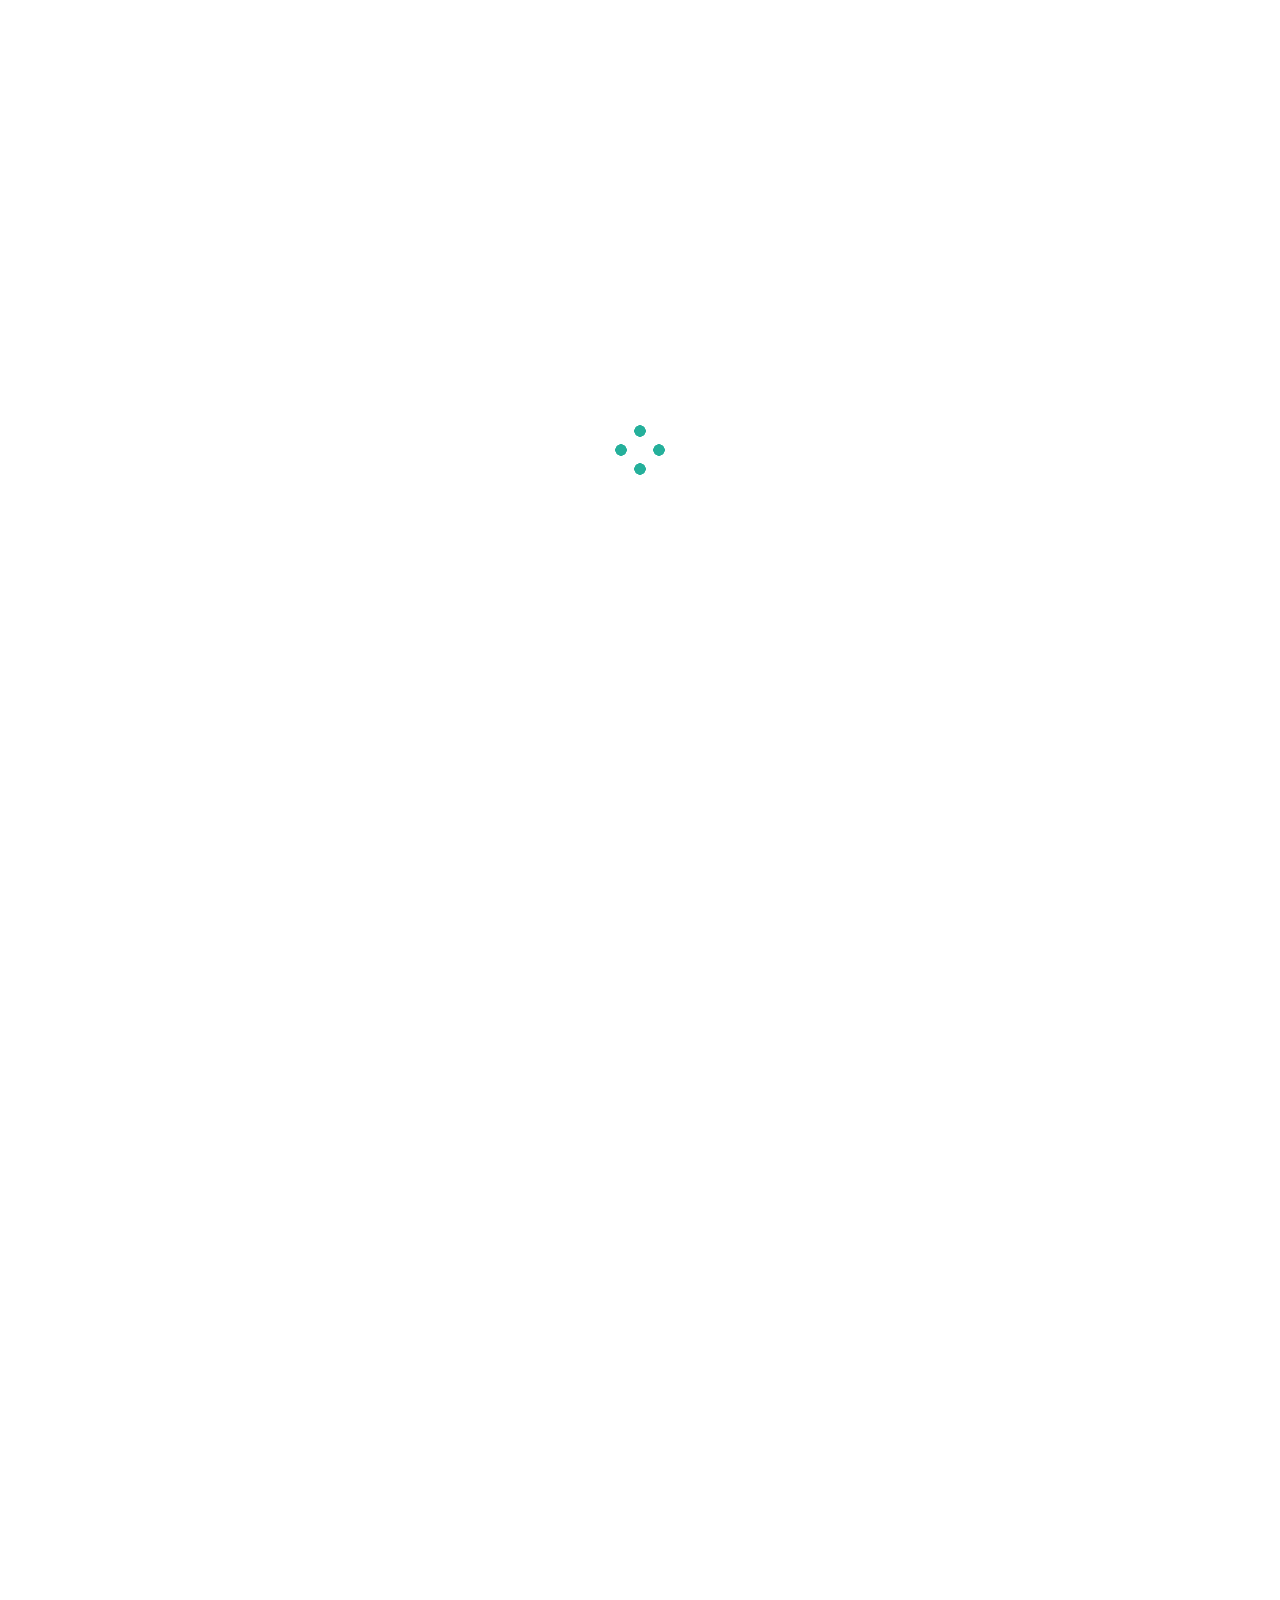
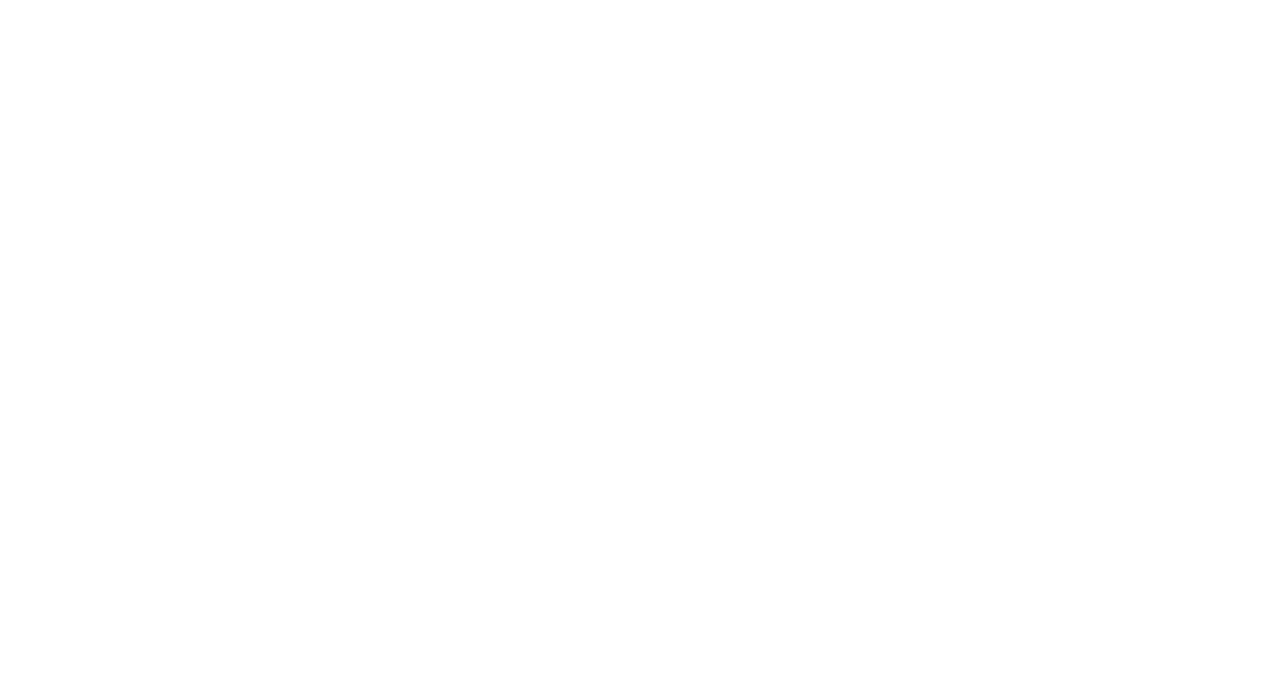
<file: index.html>
<!DOCTYPE html>
<html lang="fr">
  <head>
    <meta charset="UTF-8" />
    <meta name="viewport" content="width=device-width, initial-scale=1.0" />
    <link
      rel="stylesheet"
      href="https://cdnjs.cloudflare.com/ajax/libs/font-awesome/6.6.0/css/all.min.css"
      integrity="sha512-Kc323vGBEqzTmouAECnVceyQqyqdsSiqLQISBL29aUW4U/M7pSPA/gEUZQqv1cwx4OnYxTxve5UMg5GT6L4JJg=="
      crossorigin="anonymous"
      referrerpolicy="no-referrer"
    />
    <link rel="preconnect" href="https://fonts.googleapis.com" />
    <link rel="preconnect" href="https://fonts.gstatic.com" crossorigin />
    <link
      href="https://fonts.googleapis.com/css2?family=Roboto:ital,wght@0,100;0,300;0,400;0,500;0,700;0,900;1,100;1,300;1,400;1,500;1,700;1,900&family=Shrikhand&display=swap"
      rel="stylesheet"
    />
    <link rel="preconnect" href="https://fonts.googleapis.com" />
    <link rel="preconnect" href="https://fonts.gstatic.com" crossorigin />
    <link
      href="https://fonts.googleapis.com/css2?family=Shrikhand&display=swap"
      rel="stylesheet"
    />
    <link rel="stylesheet" href="./Assets/css/style.css" />
    <title>Accueil | Oh My Food</title>
  </head>
    <body>
      <div class="container_loader">
        <div class="loader"></div>
      </div>
      <div class="container_content">
        <header>
          <img src="Assets/images/logo/ohmyfood.png" alt="logo" />
          <div class="location">
            <i class="fa-solid fa-location-dot"></i>
            <p>Paris, Belleville</p>
          </div>
        </header>
        <section class="menu">
          <h1>Réservez le menu qui<br />vous convient</h1>
          <p>
            Découvrez des restaurants d'exception,<br />
            selectionnés par nos soins.
          </p>
          <div class="button">
            <p>Explorer nos restaurants</p>
          </div>
        </section>
        <section class="fonctionnement">
          <h2>Fonctionnement</h2>
          <div class="container_fct">
            <div class="button_fct">
              <span>1</span>
              <i class="fa-solid fa-mobile-screen-button"></i>
              <p>Choisissez un restaurant</p>
            </div>
            <div class="button_fct">
              <span>2</span>
              <i class="fa-solid fa-list-ul"></i>
              <p>Composez votre menu</p>
            </div>
            <div class="button_fct">
              <span>3</span>
              <i class="fa-solid fa-store"></i>
              <p>Dégustez au restaurant</p>
            </div>
          </div>
        </section>
        <section class="restaurants">
          <div class="main_rst">
            <h2>Restaurants</h2>
            <div class="container_rst">
              <a href="./LaPaletteDuGout.html">
                <article class="card">
                  <span class="sticker">Nouveau</span>
                  <img
                    class="img_sticker"
                    src="Assets/images/restaurants/jay-wennington-N_Y88TWmGwA-unsplash.jpg"
                    alt="image resataurant"
                  />
                  <div class="card_content">
                    <div class="card_text">
                      <h3>La palette du goût</h3>
                      <p>Ménilmontant</p>
                    </div>
                    <div class="heart">
                      <i class="fa-regular fa-heart"></i>
                      <i class="fa-solid fa-heart"></i>
                    </div>
                  </div>
                </article>
              </a>
              <a href="./LaNoteEnchantee.html">
                <article class="card">
                  <span class="sticker">Nouveau</span>
                  <img
                    class="img_sticker"
                    src="Assets/images/restaurants/stil-u2Lp8tXIcjw-unsplash.jpg"
                    alt="image resataurant"
                  />
                  <div class="card_content">
                    <div class="card_text">
                      <h3>La note enchantée</h3>
                      <p>Charonne</p>
                    </div>
                    <div class="heart">
                      <i class="fa-regular fa-heart"></i>
                      <i class="fa-solid fa-heart"></i>
                    </div>
                  </div>
                </article>
              </a>
              <a href="./ALaFrançaise.html">
                <article class="card">
                  <img
                    src="Assets/images/restaurants/toa-heftiba-DQKerTsQwi0-unsplash.jpg"
                    alt="image resataurant"
                  />
                  <div class="card_content">
                    <div class="card_text">
                      <h3>À la française</h3>
                      <p>Cité Rouge</p>
                    </div>
                    <div class="heart">
                      <i class="fa-regular fa-heart"></i>
                      <i class="fa-solid fa-heart"></i>
                    </div>
                  </div>
                </article>
              </a>
              <a href="./LeDeliceDesSens.html">
                <article class="card">
                  <img
                    src="Assets/images/restaurants/louis-hansel-shotsoflouis-qNBGVyOCY8Q-unsplash.jpg"
                    alt="image resataurant"
                  />
                  <div class="card_content">
                    <div class="card_text">
                      <h3>Le délice des sens</h3>
                      <p>Folie-Méricourt</p>
                    </div>
                    <div class="heart">
                      <i class="fa-regular fa-heart"></i>
                      <i class="fa-solid fa-heart"></i>
                    </div>
                  </div>
                </article>
              </a>
            </div>
          </div>
        </section>
        <footer>
          <div class="contenu_footer">
            <p class="logo_small">ohmyfood</p>
            <div class="menu_footer">
              <div class="icone_text">
                <i class="fa-solid fa-utensils"></i>
                <p>Proposer un restaurant</p>
              </div>
              <div class="icone_text">
                <i class="fa-solid fa-handshake-angle"></i>
                <p>Devenir partenaire</p>
              </div>
              <div>
                <p>Mentions légales</p>
              </div>
              <div class="last_p">
                <p>Contact</p>
              </div>
            </div>
          </div>
        </footer>
      </div>
    </body>
</html>
</file>
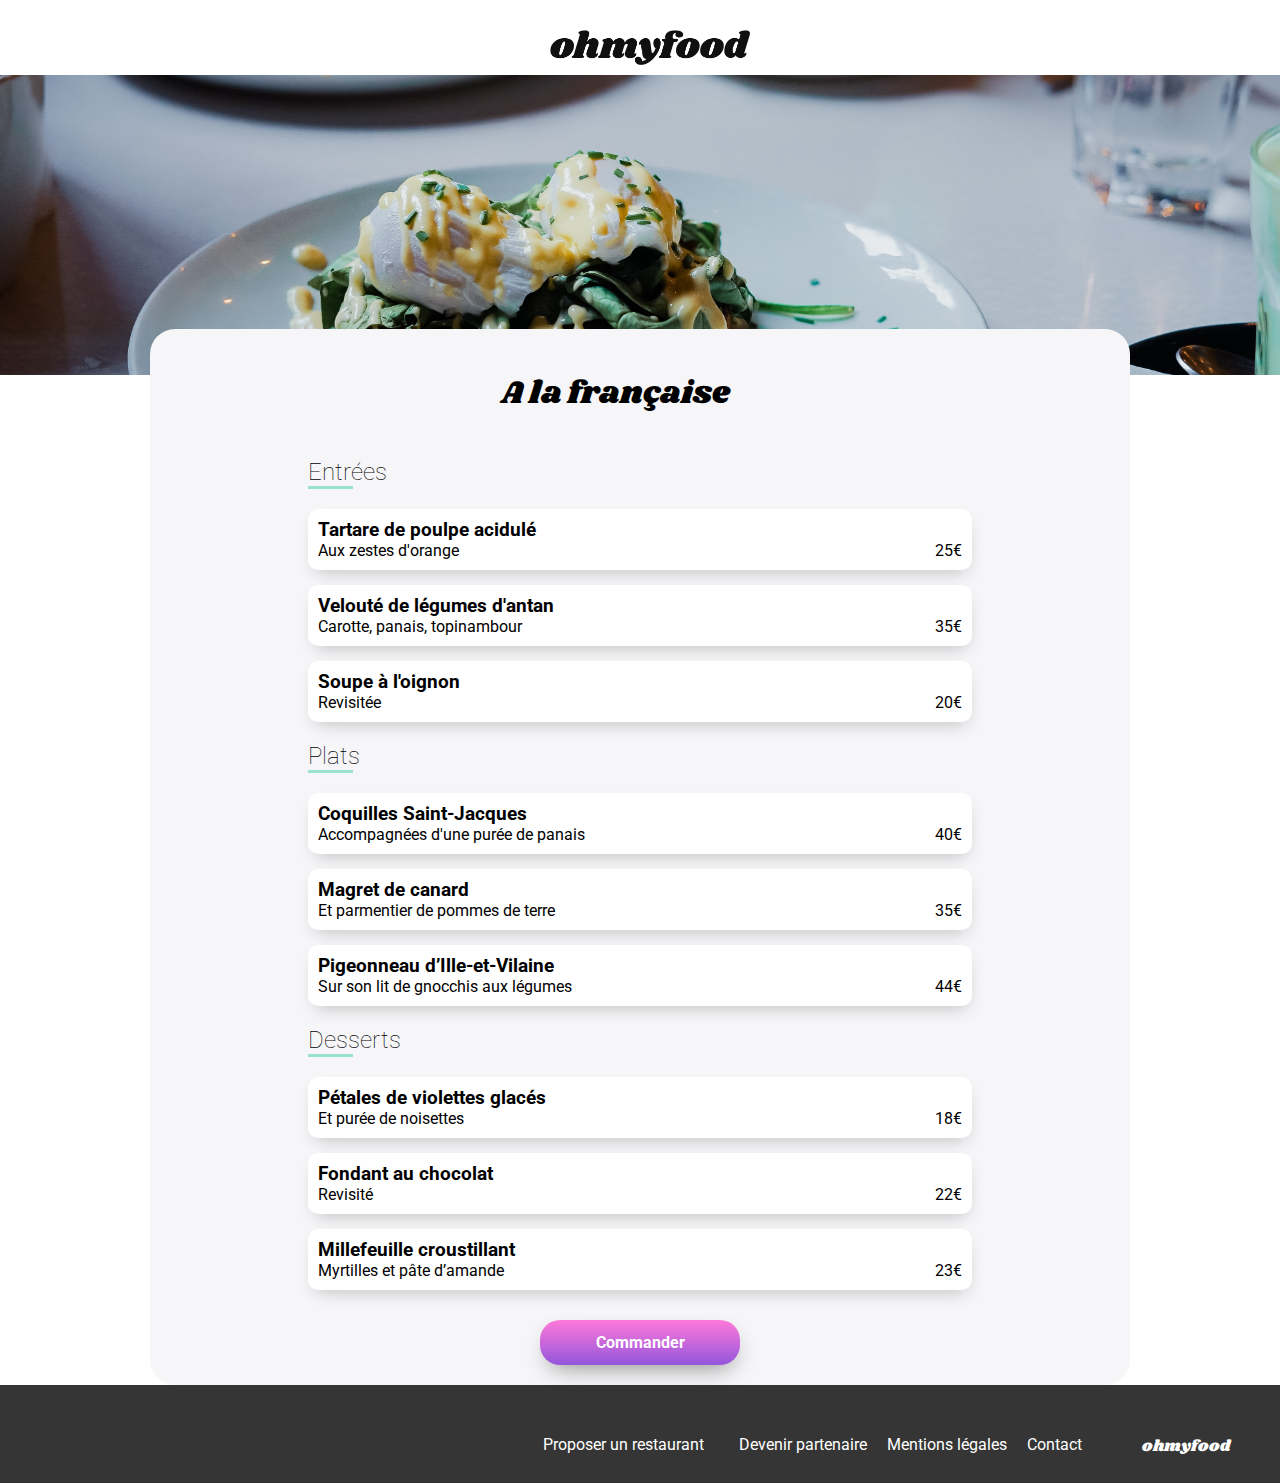
<file: ALaFrançaise.html>
<!DOCTYPE html>
<html lang="fr">
  <head>
    <meta charset="UTF-8" />
    <meta name="viewport" content="width=device-width, initial-scale=1.0" />
    <link
      rel="stylesheet"
      href="https://cdnjs.cloudflare.com/ajax/libs/font-awesome/6.6.0/css/all.min.css"
      integrity="sha512-Kc323vGBEqzTmouAECnVceyQqyqdsSiqLQISBL29aUW4U/M7pSPA/gEUZQqv1cwx4OnYxTxve5UMg5GT6L4JJg=="
      crossorigin="anonymous"
      referrerpolicy="no-referrer"
    />
    <link rel="preconnect" href="https://fonts.googleapis.com" />
    <link rel="preconnect" href="https://fonts.gstatic.com" crossorigin />
    <link
      href="https://fonts.googleapis.com/css2?family=Roboto:ital,wght@0,100;0,300;0,400;0,500;0,700;0,900;1,100;1,300;1,400;1,500;1,700;1,900&display=swap"
      rel="stylesheet"
    />
    <link rel="preconnect" href="https://fonts.googleapis.com" />
    <link rel="preconnect" href="https://fonts.gstatic.com" crossorigin />
    <link
      href="https://fonts.googleapis.com/css2?family=Shrikhand&display=swap"
      rel="stylesheet"
    />
    <link rel="stylesheet" href="./Assets/css/style.css" />
    <title>A la française | Oh My Food</title>
  </head>
  <body>
    <header class="header_restaurant">
      <a href="index.html">
        <i class="fa-solid fa-arrow-left"></i>
      </a>
      <img src="Assets/images/logo/ohmyfood.png" alt="logo" />
    </header>
    <section>
      <img
        class="banner_restaurant"
        src="Assets/images/restaurants/toa-heftiba-DQKerTsQwi0-unsplash.jpg"
        alt="image resataurant"
      />
      <div class="block_restaurant">
        <div class="title_restaurant">
          <h1>A la française</h1>
          <div class="heart">
            <i class="fa-regular fa-heart"></i>
            <i class="fa-solid fa-heart"></i>
          </div>
        </div>
        <h2>Entrées</h2>
        <div class="entrees">
          <div class="entree_item">
            <div class="entree_text">
              <h3 class="bold_text_entree">Tartare de poulpe acidulé</h3>
              <p>Aux zestes d'orange</p>
            </div>
            <div class="price_aligned">
              <p>25€</p>
            </div>
            <div class="check">
              <div class="circle">
                <i class="fa-solid fa-check"></i>
              </div>
            </div>
          </div>
          <div class="entree_item">
            <div class="entree_text">
              <h3 class="bold_text_entree">Velouté de légumes d'antan</h3>
              <p>Carotte, panais, topinambour</p>
            </div>
            <div class="price_aligned">
              <p>35€</p>
            </div>
            <div class="check">
              <div class="circle">
                <i class="fa-solid fa-check"></i>
              </div>
            </div>
          </div>
          <div class="entree_item">
            <div class="entree_text">
              <h3 class="bold_text_entree">Soupe à l'oignon</h3>
              <p>Revisitée</p>
            </div>
            <div class="price_aligned">
              <p>20€</p>
            </div>
            <div class="check">
              <div class="circle">
                <i class="fa-solid fa-check"></i>
              </div>
            </div>
          </div>
        </div>
        <h2>Plats</h2>
        <div class="Plats">
          <div class="entree_item">
            <div class="entree_text">
              <h3 class="bold_text_entree">Coquilles Saint-Jacques</h3>
              <p>Accompagnées d'une purée de panais</p>
            </div>
            <div class="price_aligned">
              <p>40€</p>
            </div>
            <div class="check">
              <div class="circle">
                <i class="fa-solid fa-check"></i>
              </div>
            </div>
          </div>
          <div class="entree_item">
            <div class="entree_text">
              <h3 class="bold_text_entree">Magret de canard</h3>
              <p>Et parmentier de pommes de terre</p>
            </div>
            <div class="price_aligned">
              <p>35€</p>
            </div>
            <div class="check">
              <div class="circle">
                <i class="fa-solid fa-check"></i>
              </div>
            </div>
          </div>
          <div class="entree_item">
            <div class="entree_text">
              <h3 class="bold_text_entree">Pigeonneau d’Ille-et-Vilaine</h3>
              <p>Sur son lit de gnocchis aux légumes</p>
            </div>
            <div class="price_aligned">
              <p>44€</p>
            </div>
            <div class="check">
              <div class="circle">
                <i class="fa-solid fa-check"></i>
              </div>
            </div>
          </div>
        </div>
        <h2>Desserts</h2>
        <div class="desserts">
            <div class="entree_item">
                <div class="entree_text">
                  <h3 class="bold_text_entree">Pétales de violettes glacés</h3>
                  <p>Et purée de noisettes</p>
                </div>
                <div class="price_aligned">
                  <p>18€</p>
                </div>
                <div class="check">
                  <div class="circle">
                    <i class="fa-solid fa-check"></i>
                  </div>
                </div>
              </div>
              <div class="entree_item">
                <div class="entree_text">
                  <h3 class="bold_text_entree">Fondant au chocolat</h3>
                  <p>Revisité</p>
                </div>
                <div class="price_aligned">
                  <p>22€</p>
                </div>
                <div class="check">
                  <div class="circle">
                    <i class="fa-solid fa-check"></i>
                  </div>
                </div>
              </div>
              <div class="entree_item">
                <div class="entree_text">
                  <h3 class="bold_text_entree">Millefeuille croustillant</h3>
                  <p>Myrtilles et pâte d’amande</p>
                </div>
                <div class="price_aligned">
                  <p>23€</p>
                </div>
                <div class="check">
                  <div class="circle">
                    <i class="fa-solid fa-check"></i>
                  </div>
                </div>
              </div>
        <div class="button">
          <p>Commander</p>
        </div>
      </div>
      </div>
    </section>
    <footer>
      <div class="contenu_footer">
        <p class="logo_small">ohmyfood</p>
        <div class="menu_footer">
          <div class="icone_text">
            <i class="fa-solid fa-utensils"></i>
            <p>Proposer un restaurant</p>
          </div>
          <div class="icone_text">
            <i class="fa-solid fa-handshake-angle"></i>
            <p>Devenir partenaire</p>
          </div>
          <div>
            <p>Mentions légales</p>
          </div>
          <div class="last_p">
            <p>Contact</p>
          </div>
        </div>
      </div>
    </footer>
  </body>
</html>
</file>
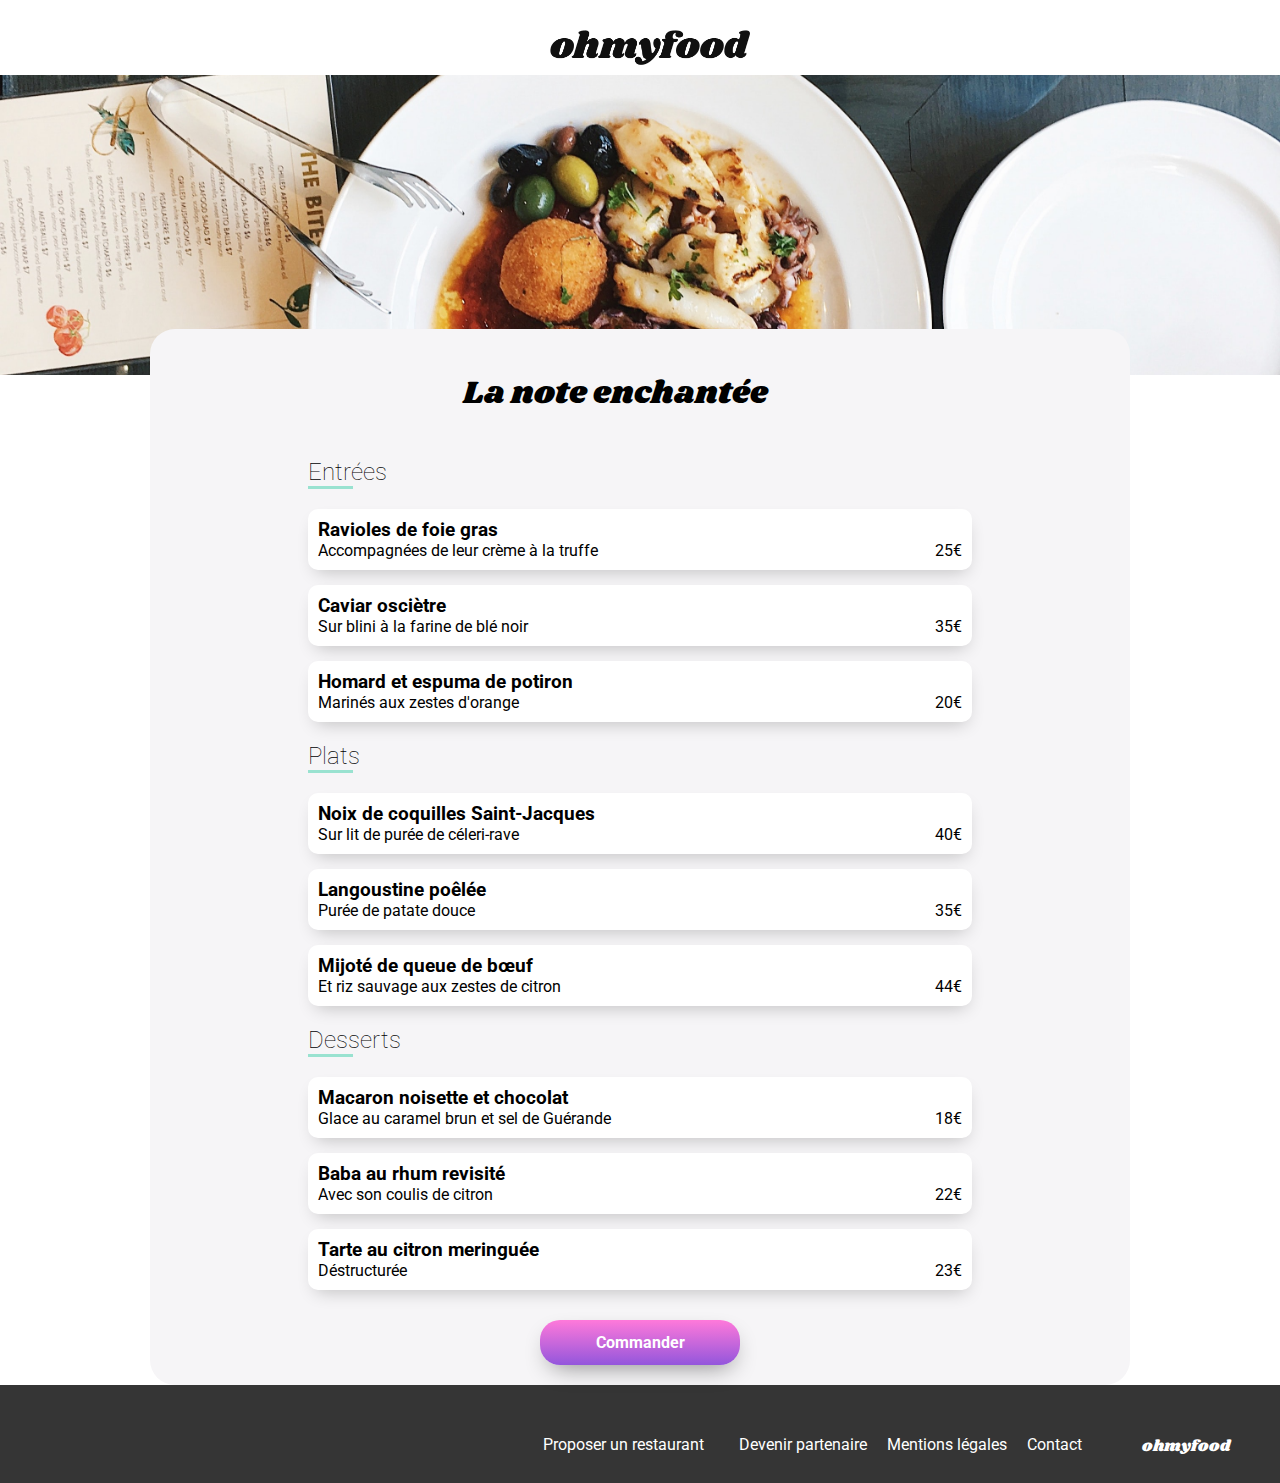
<file: LaNoteEnchantee.html>
<!DOCTYPE html>
<html lang="fr">
  <head>
    <meta charset="UTF-8" />
    <meta name="viewport" content="width=device-width, initial-scale=1.0" />
    <link
      rel="stylesheet"
      href="https://cdnjs.cloudflare.com/ajax/libs/font-awesome/6.6.0/css/all.min.css"
      integrity="sha512-Kc323vGBEqzTmouAECnVceyQqyqdsSiqLQISBL29aUW4U/M7pSPA/gEUZQqv1cwx4OnYxTxve5UMg5GT6L4JJg=="
      crossorigin="anonymous"
      referrerpolicy="no-referrer"
    />
    <link rel="preconnect" href="https://fonts.googleapis.com" />
    <link rel="preconnect" href="https://fonts.gstatic.com" crossorigin />
    <link
      href="https://fonts.googleapis.com/css2?family=Roboto:ital,wght@0,100;0,300;0,400;0,500;0,700;0,900;1,100;1,300;1,400;1,500;1,700;1,900&display=swap"
      rel="stylesheet"
    />
    <link rel="preconnect" href="https://fonts.googleapis.com" />
    <link rel="preconnect" href="https://fonts.gstatic.com" crossorigin />
    <link
      href="https://fonts.googleapis.com/css2?family=Shrikhand&display=swap"
      rel="stylesheet"
    />
    <link rel="stylesheet" href="./Assets/css/style.css" />
    <title>La note enchantée | Oh My Food</title>
  </head>
  <body>
    <header class="header_restaurant">
      <a href="index.html">
        <i class="fa-solid fa-arrow-left"></i>
      </a>
      <img src="Assets/images/logo/ohmyfood.png" alt="logo" />
    </header>
    <section>
      <img
        class="banner_restaurant"
        src="Assets/images/restaurants/stil-u2Lp8tXIcjw-unsplash.jpg"
        alt="image resataurant"
      />
      <div class="block_restaurant">
        <div class="title_restaurant">
          <h1>La note enchantée</h1>
          <div class="heart">
            <i class="fa-regular fa-heart"></i>
            <i class="fa-solid fa-heart"></i>
          </div>
        </div>
        <h2>Entrées</h2>
        <div class="entrees">
          <div class="entree_item">
            <div class="entree_text">
              <h3 class="bold_text_entree">Ravioles de foie gras</h3>
              <p>Accompagnées de leur crème à la truffe</p>
            </div>
            <div class="price_aligned">
              <p>25€</p>
            </div>
            <div class="check">
              <div class="circle">
                <i class="fa-solid fa-check"></i>
              </div>
            </div>
          </div>
          <div class="entree_item">
            <div class="entree_text">
              <h3 class="bold_text_entree">Caviar osciètre</h3>
              <p>Sur blini à la farine de blé noir</p>
            </div>
            <div class="price_aligned">
              <p>35€</p>
            </div>
            <div class="check">
              <div class="circle">
                <i class="fa-solid fa-check"></i>
              </div>
            </div>
          </div>
          <div class="entree_item">
            <div class="entree_text">
              <h3 class="bold_text_entree">Homard et espuma de potiron</h3>
              <p>Marinés aux zestes d'orange</p>
            </div>
            <div class="price_aligned">
              <p>20€</p>
            </div>
            <div class="check">
              <div class="circle">
                <i class="fa-solid fa-check"></i>
              </div>
            </div>
          </div>
        </div>
        <h2>Plats</h2>
        <div class="Plats">
          <div class="entree_item">
            <div class="entree_text">
              <h3 class="bold_text_entree">Noix de coquilles Saint-Jacques</h3>
              <p>Sur lit de purée de céleri-rave</p>
            </div>
            <div class="price_aligned">
              <p>40€</p>
            </div>
            <div class="check">
              <div class="circle">
                <i class="fa-solid fa-check"></i>
              </div>
            </div>
          </div>
          <div class="entree_item">
            <div class="entree_text">
              <h3 class="bold_text_entree">Langoustine poêlée</h3>
              <p>Purée de patate douce</p>
            </div>
            <div class="price_aligned">
              <p>35€</p>
            </div>
            <div class="check">
              <div class="circle">
                <i class="fa-solid fa-check"></i>
              </div>
            </div>
          </div>
          <div class="entree_item">
            <div class="entree_text">
              <h3 class="bold_text_entree">Mijoté de queue de bœuf</h3>
              <p>Et riz sauvage aux zestes de citron</p>
            </div>
            <div class="price_aligned">
              <p>44€</p>
            </div>
            <div class="check">
              <div class="circle">
                <i class="fa-solid fa-check"></i>
              </div>
            </div>
          </div>
        </div>
        <h2>Desserts</h2>
        <div class="desserts">
            <div class="entree_item">
                <div class="entree_text">
                  <h3 class="bold_text_entree">Macaron noisette et chocolat</h3>
                  <p>Glace au caramel brun et sel de Guérande</p>
                </div>
                <div class="price_aligned">
                  <p>18€</p>
                </div>
                <div class="check">
                  <div class="circle">
                    <i class="fa-solid fa-check"></i>
                  </div>
                </div>
              </div>
              <div class="entree_item">
                <div class="entree_text">
                  <h3 class="bold_text_entree">Baba au rhum revisité</h3>
                  <p>Avec son coulis de citron</p>
                </div>
                <div class="price_aligned">
                  <p>22€</p>
                </div>
                <div class="check">
                  <div class="circle">
                    <i class="fa-solid fa-check"></i>
                  </div>
                </div>
              </div>
              <div class="entree_item">
                <div class="entree_text">
                  <h3 class="bold_text_entree">Tarte au citron meringuée</h3>
                  <p>Déstructurée</p>
                </div>
                <div class="price_aligned">
                  <p>23€</p>
                </div>
                <div class="check">
                  <div class="circle">
                    <i class="fa-solid fa-check"></i>
                  </div>
                </div>
              </div>
        <div class="button">
          <p>Commander</p>
        </div>
      </div>
      </div>
    </section>
    <footer>
      <div class="contenu_footer">
        <p class="logo_small">ohmyfood</p>
        <div class="menu_footer">
          <div class="icone_text">
            <i class="fa-solid fa-utensils"></i>
            <p>Proposer un restaurant</p>
          </div>
          <div class="icone_text">
            <i class="fa-solid fa-handshake-angle"></i>
            <p>Devenir partenaire</p>
          </div>
          <div>
            <p>Mentions légales</p>
          </div>
          <div class="last_p">
            <p>Contact</p>
          </div>
        </div>
      </div>
    </footer>
  </body>
</html>
</file>
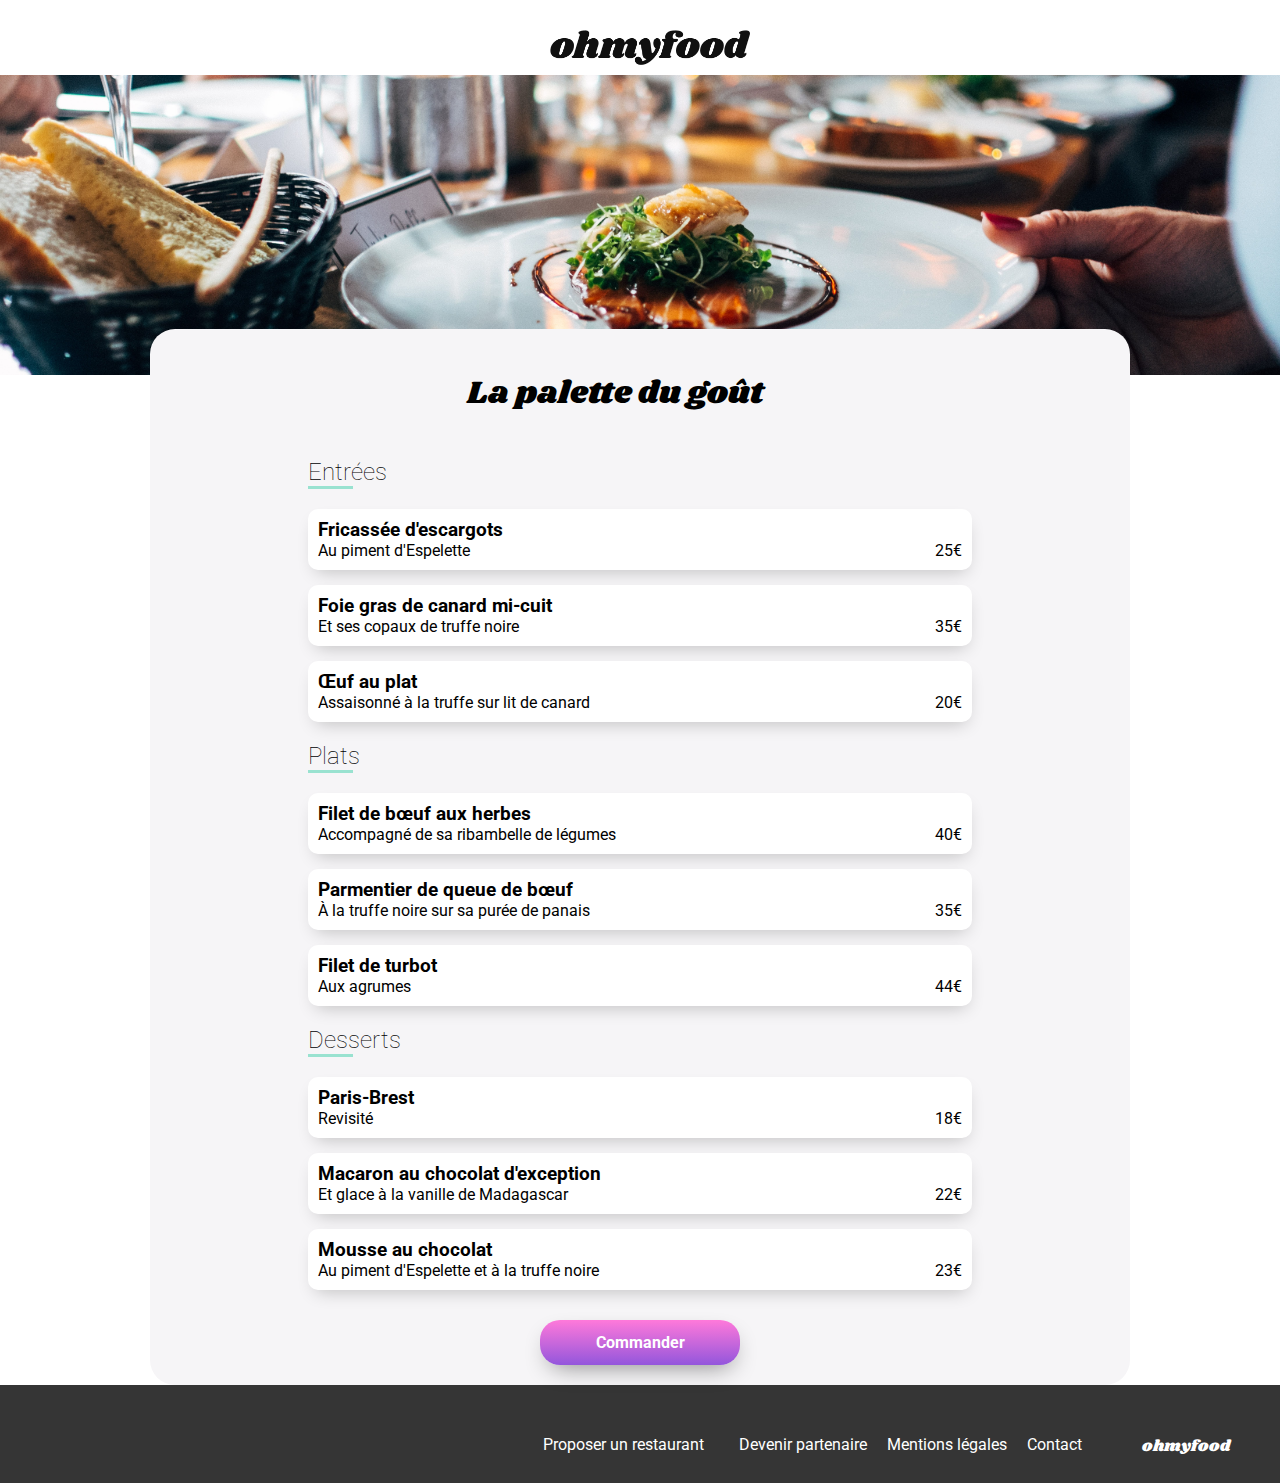
<file: LaPaletteDuGout copy.html>
<!DOCTYPE html>
<html lang="fr">
  <head>
    <meta charset="UTF-8" />
    <meta name="viewport" content="width=device-width, initial-scale=1.0" />
    <link
      rel="stylesheet"
      href="https://cdnjs.cloudflare.com/ajax/libs/font-awesome/6.6.0/css/all.min.css"
      integrity="sha512-Kc323vGBEqzTmouAECnVceyQqyqdsSiqLQISBL29aUW4U/M7pSPA/gEUZQqv1cwx4OnYxTxve5UMg5GT6L4JJg=="
      crossorigin="anonymous"
      referrerpolicy="no-referrer"
    />
    <link rel="preconnect" href="https://fonts.googleapis.com" />
    <link rel="preconnect" href="https://fonts.gstatic.com" crossorigin />
    <link
      href="https://fonts.googleapis.com/css2?family=Roboto:ital,wght@0,100;0,300;0,400;0,500;0,700;0,900;1,100;1,300;1,400;1,500;1,700;1,900&display=swap"
      rel="stylesheet"
    />
    <link rel="preconnect" href="https://fonts.googleapis.com" />
    <link rel="preconnect" href="https://fonts.gstatic.com" crossorigin />
    <link
      href="https://fonts.googleapis.com/css2?family=Shrikhand&display=swap"
      rel="stylesheet"
    />
    <link rel="stylesheet" href="./Assets/css/style.css" />
    <title>La palette du Gout | Oh My Food</title>
  </head>
  <body>
    <header class="header_restaurant">
      <a href="index.html">
        <i class="fa-solid fa-arrow-left"></i>
      </a>
      <img src="Assets/images/logo/ohmyfood.png" alt="logo" />
    </header>
    <section>
      <img
        class="banner_restaurant"
        src="Assets/images/restaurants/jay-wennington-N_Y88TWmGwA-unsplash.jpg"
        alt="image resataurant"
      />
      <div class="block_restaurant">
        <div class="title_restaurant">
          <h1>La palette du goût</h1>
          <div class="heart">
            <i class="fa-regular fa-heart"></i>
            <i class="fa-solid fa-heart"></i>
          </div>
        </div>
        <h2>Entrées</h2>
        <div class="entrees">
          <div class="entree_item">
            <div class="entree_text">
              <h3 class="bold_text_entree">Fricassée d'escargots</h3>
              <p>Au piment d'Espelette</p>
            </div>
            <div class="price_aligned">
              <p>25€</p>
            </div>
            <div class="check">
              <div class="circle">
                <i class="fa-solid fa-check"></i>
              </div>
            </div>
          </div>
          <div class="entree_item">
            <div class="entree_text">
              <h3 class="bold_text_entree">Foie gras de canard mi-cuit</h3>
              <p>Et ses copaux de truffe noire</p>
            </div>
            <div class="price_aligned">
              <p>35€</p>
            </div>
            <div class="check">
              <div class="circle">
                <i class="fa-solid fa-check"></i>
              </div>
            </div>
          </div>
          <div class="entree_item">
            <div class="entree_text">
              <h3 class="bold_text_entree">Œuf au plat</h3>
              <p>Assaisonné à la truffe sur lit de canard</p>
            </div>
            <div class="price_aligned">
              <p>20€</p>
            </div>
            <div class="check">
              <div class="circle">
                <i class="fa-solid fa-check"></i>
              </div>
            </div>
          </div>
        </div>
        <h2>Plats</h2>
        <div class="Plats">
          <div class="entree_item">
            <div class="entree_text">
              <h3 class="bold_text_entree">Filet de bœuf aux herbes</h3>
              <p>Accompagné de sa ribambelle de légumes</p>
            </div>
            <div class="price_aligned">
              <p>40€</p>
            </div>
            <div class="check">
              <div class="circle">
                <i class="fa-solid fa-check"></i>
              </div>
            </div>
          </div>
          <div class="entree_item">
            <div class="entree_text">
              <h3 class="bold_text_entree">Parmentier de queue de bœuf</h3>
              <p>À la truffe noire sur sa purée de panais</p>
            </div>
            <div class="price_aligned">
              <p>35€</p>
            </div>
            <div class="check">
              <div class="circle">
                <i class="fa-solid fa-check"></i>
              </div>
            </div>
          </div>
          <div class="entree_item">
            <div class="entree_text">
              <h3 class="bold_text_entree">Filet de turbot</h3>
              <p>Aux agrumes</p>
            </div>
            <div class="price_aligned">
              <p>44€</p>
            </div>
            <div class="check">
              <div class="circle">
                <i class="fa-solid fa-check"></i>
              </div>
            </div>
          </div>
        </div>
        <h2>Desserts</h2>
        <div class="desserts">
            <div class="entree_item">
                <div class="entree_text">
                  <h3 class="bold_text_entree">Paris-Brest</h3>
                  <p>Revisité</p>
                </div>
                <div class="price_aligned">
                  <p>18€</p>
                </div>
                <div class="check">
                  <div class="circle">
                    <i class="fa-solid fa-check"></i>
                  </div>
                </div>
              </div>
              <div class="entree_item">
                <div class="entree_text">
                  <h3 class="bold_text_entree">Macaron au chocolat d'exception</h3>
                  <p>Et glace à la vanille de Madagascar</p>
                </div>
                <div class="price_aligned">
                  <p>22€</p>
                </div>
                <div class="check">
                  <div class="circle">
                    <i class="fa-solid fa-check"></i>
                  </div>
                </div>
              </div>
              <div class="entree_item">
                <div class="entree_text">
                  <h3 class="bold_text_entree">Mousse au chocolat</h3>
                  <p>Au piment d'Espelette et à la truffe noire</p>
                </div>
                <div class="price_aligned">
                  <p>23€</p>
                </div>
                <div class="check">
                  <div class="circle">
                    <i class="fa-solid fa-check"></i>
                  </div>
                </div>
              </div>
        <div class="button">
          <p>Commander</p>
        </div>
      </div>
    </section>
    <footer>
      <div class="contenu_footer">
        <p class="logo_small">ohmyfood</p>
        <div class="menu_footer">
          <div class="icone_text">
            <i class="fa-solid fa-utensils"></i>
            <p>Proposer un restaurant</p>
          </div>
          <div class="icone_text">
            <i class="fa-solid fa-handshake-angle"></i>
            <p>Devenir partenaire</p>
          </div>
          <div>
            <p>Mentions légales</p>
          </div>
          <div class="last_p">
            <p>Contact</p>
          </div>
        </div>
      </div>
    </footer>
  </body>
</html>
</file>
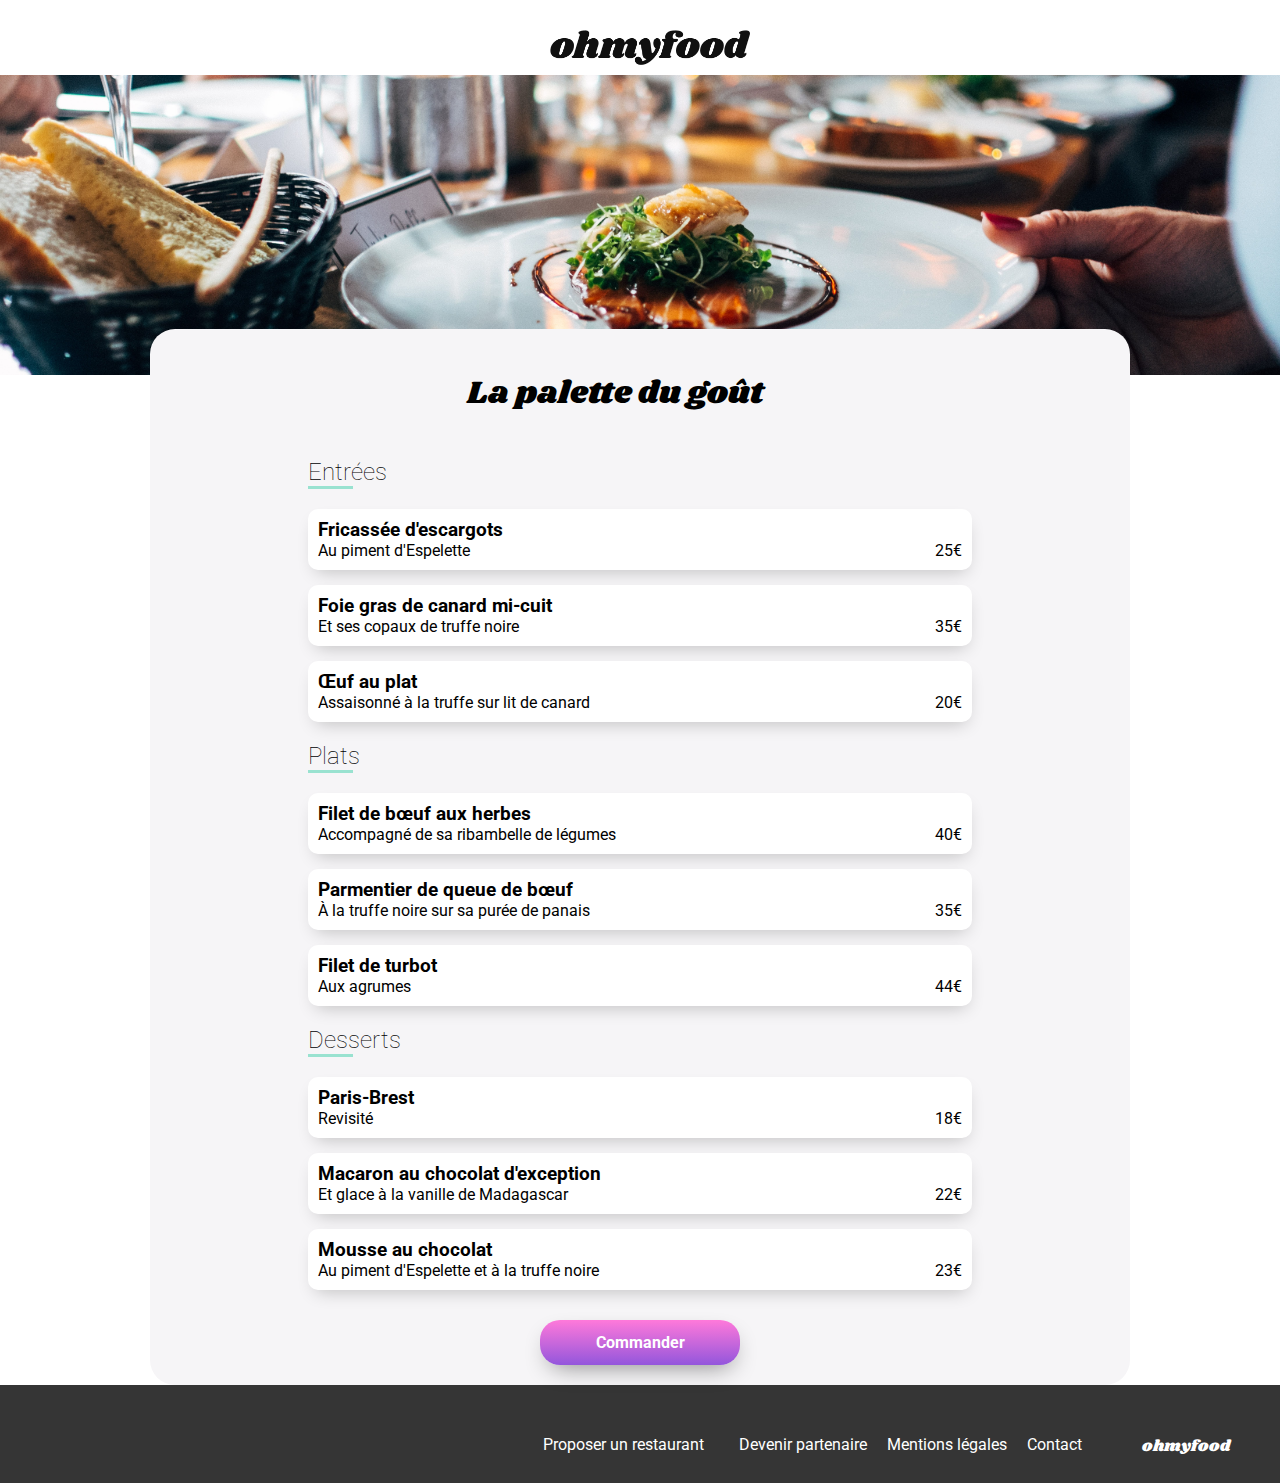
<file: LaPaletteDuGout.html>
<!DOCTYPE html>
<html lang="fr">
  <head>
    <meta charset="UTF-8" />
    <meta name="viewport" content="width=device-width, initial-scale=1.0" />
    <link
      rel="stylesheet"
      href="https://cdnjs.cloudflare.com/ajax/libs/font-awesome/6.6.0/css/all.min.css"
      integrity="sha512-Kc323vGBEqzTmouAECnVceyQqyqdsSiqLQISBL29aUW4U/M7pSPA/gEUZQqv1cwx4OnYxTxve5UMg5GT6L4JJg=="
      crossorigin="anonymous"
      referrerpolicy="no-referrer"
    />
    <link rel="preconnect" href="https://fonts.googleapis.com" />
    <link rel="preconnect" href="https://fonts.gstatic.com" crossorigin />
    <link
      href="https://fonts.googleapis.com/css2?family=Roboto:ital,wght@0,100;0,300;0,400;0,500;0,700;0,900;1,100;1,300;1,400;1,500;1,700;1,900&display=swap"
      rel="stylesheet"
    />
    <link rel="preconnect" href="https://fonts.googleapis.com" />
    <link rel="preconnect" href="https://fonts.gstatic.com" crossorigin />
    <link
      href="https://fonts.googleapis.com/css2?family=Shrikhand&display=swap"
      rel="stylesheet"
    />
    <link rel="stylesheet" href="./Assets/css/style.css" />
    <title>La palette du Gout | Oh My Food</title>
  </head>
  <body>
    <header class="header_restaurant">
      <a href="index.html">
        <i class="fa-solid fa-arrow-left"></i>
      </a>
      <img src="Assets/images/logo/ohmyfood.png" alt="logo" />
    </header>
    <section>
      <img
        class="banner_restaurant"
        src="Assets/images/restaurants/jay-wennington-N_Y88TWmGwA-unsplash.jpg"
        alt="image resataurant"
      />
      <div class="block_restaurant">
        <div class="title_restaurant">
          <h1>La palette du goût</h1>
          <div class="heart">
            <i class="fa-regular fa-heart"></i>
            <i class="fa-solid fa-heart"></i>
          </div>
        </div>
        <h2>Entrées</h2>
        <div class="entrees">
          <div class="entree_item">
            <div class="entree_text">
              <h3 class="bold_text_entree">Fricassée d'escargots</h3>
              <p>Au piment d'Espelette</p>
            </div>
            <div class="price_aligned">
              <p>25€</p>
            </div>
            <div class="check">
              <div class="circle">
                <i class="fa-solid fa-check"></i>
              </div>
            </div>
          </div>
          <div class="entree_item">
            <div class="entree_text">
              <h3 class="bold_text_entree">Foie gras de canard mi-cuit</h3>
              <p>Et ses copaux de truffe noire</p>
            </div>
            <div class="price_aligned">
              <p>35€</p>
            </div>
            <div class="check">
              <div class="circle">
                <i class="fa-solid fa-check"></i>
              </div>
            </div>
          </div>
          <div class="entree_item">
            <div class="entree_text">
              <h3 class="bold_text_entree">Œuf au plat</h3>
              <p>Assaisonné à la truffe sur lit de canard</p>
            </div>
            <div class="price_aligned">
              <p>20€</p>
            </div>
            <div class="check">
              <div class="circle">
                <i class="fa-solid fa-check"></i>
              </div>
            </div>
          </div>
        </div>
        <h2>Plats</h2>
        <div class="Plats">
          <div class="entree_item">
            <div class="entree_text">
              <h3 class="bold_text_entree">Filet de bœuf aux herbes</h3>
              <p>Accompagné de sa ribambelle de légumes</p>
            </div>
            <div class="price_aligned">
              <p>40€</p>
            </div>
            <div class="check">
              <div class="circle">
                <i class="fa-solid fa-check"></i>
              </div>
            </div>
          </div>
          <div class="entree_item">
            <div class="entree_text">
              <h3 class="bold_text_entree">Parmentier de queue de bœuf</h3>
              <p>À la truffe noire sur sa purée de panais</p>
            </div>
            <div class="price_aligned">
              <p>35€</p>
            </div>
            <div class="check">
              <div class="circle">
                <i class="fa-solid fa-check"></i>
              </div>
            </div>
          </div>
          <div class="entree_item">
            <div class="entree_text">
              <h3 class="bold_text_entree">Filet de turbot</h3>
              <p>Aux agrumes</p>
            </div>
            <div class="price_aligned">
              <p>44€</p>
            </div>
            <div class="check">
              <div class="circle">
                <i class="fa-solid fa-check"></i>
              </div>
            </div>
          </div>
        </div>
        <h2>Desserts</h2>
        <div class="desserts">
            <div class="entree_item">
                <div class="entree_text">
                  <h3 class="bold_text_entree">Paris-Brest</h3>
                  <p>Revisité</p>
                </div>
                <div class="price_aligned">
                  <p>18€</p>
                </div>
                <div class="check">
                  <div class="circle">
                    <i class="fa-solid fa-check"></i>
                  </div>
                </div>
              </div>
              <div class="entree_item">
                <div class="entree_text">
                  <h3 class="bold_text_entree">Macaron au chocolat d'exception</h3>
                  <p>Et glace à la vanille de Madagascar</p>
                </div>
                <div class="price_aligned">
                  <p>22€</p>
                </div>
                <div class="check">
                  <div class="circle">
                    <i class="fa-solid fa-check"></i>
                  </div>
                </div>
              </div>
              <div class="entree_item">
                <div class="entree_text">
                  <h3 class="bold_text_entree">Mousse au chocolat</h3>
                  <p>Au piment d'Espelette et à la truffe noire</p>
                </div>
                <div class="price_aligned">
                  <p>23€</p>
                </div>
                <div class="check">
                  <div class="circle">
                    <i class="fa-solid fa-check"></i>
                  </div>
                </div>
              </div>
        <div class="button">
          <p>Commander</p>
        </div>
      </div>
      </div>
    </section>
    <footer>
      <div class="contenu_footer">
        <p class="logo_small">ohmyfood</p>
        <div class="menu_footer">
          <div class="icone_text">
            <i class="fa-solid fa-utensils"></i>
            <p>Proposer un restaurant</p>
          </div>
          <div class="icone_text">
            <i class="fa-solid fa-handshake-angle"></i>
            <p>Devenir partenaire</p>
          </div>
          <div>
            <p>Mentions légales</p>
          </div>
          <div class="last_p">
            <p>Contact</p>
          </div>
        </div>
      </div>
    </footer>
  </body>
</html>
</file>
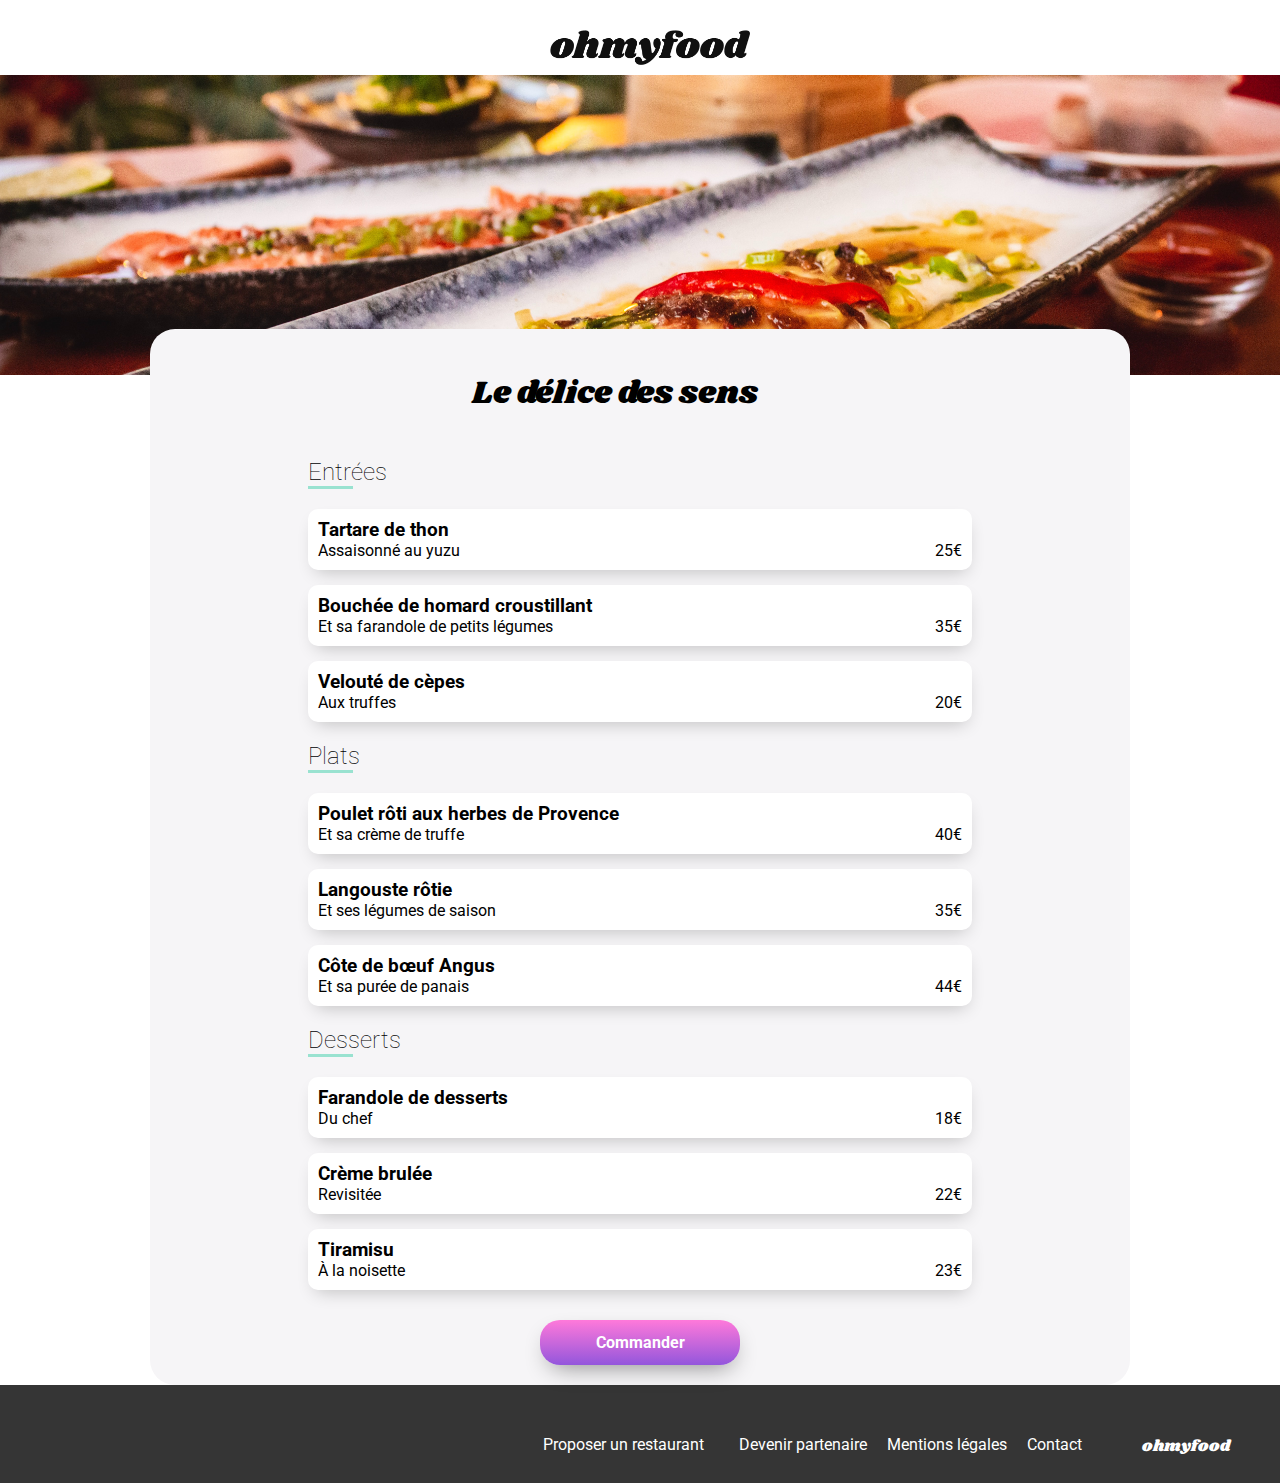
<file: LeDeliceDesSens.html>
<!DOCTYPE html>
<html lang="fr">
  <head>
    <meta charset="UTF-8" />
    <meta name="viewport" content="width=device-width, initial-scale=1.0" />
    <link
      rel="stylesheet"
      href="https://cdnjs.cloudflare.com/ajax/libs/font-awesome/6.6.0/css/all.min.css"
      integrity="sha512-Kc323vGBEqzTmouAECnVceyQqyqdsSiqLQISBL29aUW4U/M7pSPA/gEUZQqv1cwx4OnYxTxve5UMg5GT6L4JJg=="
      crossorigin="anonymous"
      referrerpolicy="no-referrer"
    />
    <link rel="preconnect" href="https://fonts.googleapis.com" />
    <link rel="preconnect" href="https://fonts.gstatic.com" crossorigin />
    <link
      href="https://fonts.googleapis.com/css2?family=Roboto:ital,wght@0,100;0,300;0,400;0,500;0,700;0,900;1,100;1,300;1,400;1,500;1,700;1,900&display=swap"
      rel="stylesheet"
    />
    <link rel="preconnect" href="https://fonts.googleapis.com" />
    <link rel="preconnect" href="https://fonts.gstatic.com" crossorigin />
    <link
      href="https://fonts.googleapis.com/css2?family=Shrikhand&display=swap"
      rel="stylesheet"
    />
    <link rel="stylesheet" href="./Assets/css/style.css" />
    <title>Le délice des sens | Oh My Food</title>
  </head>
  <body>
    <header class="header_restaurant">
      <a href="index.html">
        <i class="fa-solid fa-arrow-left"></i>
      </a>
      <img src="Assets/images/logo/ohmyfood.png" alt="logo" />
    </header>
    <section>
      <img
        class="banner_restaurant"
        src="Assets/images/restaurants/louis-hansel-shotsoflouis-qNBGVyOCY8Q-unsplash.jpg"
        alt="image resataurant"
      />
      <div class="block_restaurant">
        <div class="title_restaurant">
          <h1>Le délice des sens</h1>
          <div class="heart">
            <i class="fa-regular fa-heart"></i>
            <i class="fa-solid fa-heart"></i>
          </div>
        </div>
        <h2>Entrées</h2>
        <div class="entrees">
          <div class="entree_item">
            <div class="entree_text">
              <h3 class="bold_text_entree">Tartare de thon</h3>
              <p>Assaisonné au yuzu</p>
            </div>
            <div class="price_aligned">
              <p>25€</p>
            </div>
            <div class="check">
              <div class="circle">
                <i class="fa-solid fa-check"></i>
              </div>
            </div>
          </div>
          <div class="entree_item">
            <div class="entree_text">
              <h3 class="bold_text_entree">Bouchée de homard croustillant</h3>
              <p>Et sa farandole de petits légumes</p>
            </div>
            <div class="price_aligned">
              <p>35€</p>
            </div>
            <div class="check">
              <div class="circle">
                <i class="fa-solid fa-check"></i>
              </div>
            </div>
          </div>
          <div class="entree_item">
            <div class="entree_text">
              <h3 class="bold_text_entree">Velouté de cèpes </h3>
              <p>Aux truffes</p>
            </div>
            <div class="price_aligned">
              <p>20€</p>
            </div>
            <div class="check">
              <div class="circle">
                <i class="fa-solid fa-check"></i>
              </div>
            </div>
          </div>
        </div>
        <h2>Plats</h2>
        <div class="Plats">
          <div class="entree_item">
            <div class="entree_text">
              <h3 class="bold_text_entree">Poulet rôti aux herbes de Provence</h3>
              <p>Et sa crème de truffe</p>
            </div>
            <div class="price_aligned">
              <p>40€</p>
            </div>
            <div class="check">
              <div class="circle">
                <i class="fa-solid fa-check"></i>
              </div>
            </div>
          </div>
          <div class="entree_item">
            <div class="entree_text">
              <h3 class="bold_text_entree">Langouste rôtie </h3>
              <p>Et ses légumes de saison</p>
            </div>
            <div class="price_aligned">
              <p>35€</p>
            </div>
            <div class="check">
              <div class="circle">
                <i class="fa-solid fa-check"></i>
              </div>
            </div>
          </div>
          <div class="entree_item">
            <div class="entree_text">
              <h3 class="bold_text_entree">Côte de bœuf Angus</h3>
              <p>Et sa purée de panais</p>
            </div>
            <div class="price_aligned">
              <p>44€</p>
            </div>
            <div class="check">
              <div class="circle">
                <i class="fa-solid fa-check"></i>
              </div>
            </div>
          </div>
        </div>
        <h2>Desserts</h2>
        <div class="desserts">
            <div class="entree_item">
                <div class="entree_text">
                  <h3 class="bold_text_entree">Farandole de desserts</h3>
                  <p>Du chef</p>
                </div>
                <div class="price_aligned">
                  <p>18€</p>
                </div>
                <div class="check">
                  <div class="circle">
                    <i class="fa-solid fa-check"></i>
                  </div>
                </div>
              </div>
              <div class="entree_item">
                <div class="entree_text">
                  <h3 class="bold_text_entree">Crème brulée</h3>
                  <p>Revisitée</p>
                </div>
                <div class="price_aligned">
                  <p>22€</p>
                </div>
                <div class="check">
                  <div class="circle">
                    <i class="fa-solid fa-check"></i>
                  </div>
                </div>
              </div>
              <div class="entree_item">
                <div class="entree_text">
                  <h3 class="bold_text_entree">Tiramisu</h3>
                  <p>À la noisette</p>
                </div>
                <div class="price_aligned">
                  <p>23€</p>
                </div>
                <div class="check">
                  <div class="circle">
                    <i class="fa-solid fa-check"></i>
                  </div>
                </div>
              </div>
        <div class="button">
          <p>Commander</p>
        </div>
      </div>
      </div>
    </section>
    <footer>
      <div class="contenu_footer">
        <p class="logo_small">ohmyfood</p>
        <div class="menu_footer">
          <div class="icone_text">
            <i class="fa-solid fa-utensils"></i>
            <p>Proposer un restaurant</p>
          </div>
          <div class="icone_text">
            <i class="fa-solid fa-handshake-angle"></i>
            <p>Devenir partenaire</p>
          </div>
          <div>
            <p>Mentions légales</p>
          </div>
          <div class="last_p">
            <p>Contact</p>
          </div>
        </div>
      </div>
    </footer>
  </body>
</html>
</file>
<file: Assets/css/style.css>
body {
  margin: 0;
  padding: 0;
  font-family: "Roboto", serif;
}

.logo_small {
  font-family: "Shrikhand", serif;
}

ul {
  list-style: none;
  padding-left: 0;
}

a {
  text-decoration: none;
  color: black;
}

header {
  background-color: white;
  text-align: center;
  margin-top: 30px;
}
header img {
  width: 200px;
  margin-bottom: 10px;
}

.header_restaurant {
  display: flex;
  gap: 15%;
  padding-left: 5%;
}
.header_restaurant i {
  font-size: 25px;
}

@media screen and (min-width: 450px) {
  .header_restaurant {
    gap: 25%;
  }
}
@media screen and (min-width: 600px) {
  .header_restaurant {
    gap: 30%;
  }
}
@media screen and (min-width: 756px) {
  .header_restaurant {
    gap: 35%;
  }
}
@media screen and (min-width: 900px) {
  .header_restaurant {
    gap: 35%;
  }
}
@media screen and (min-width: 1000px) {
  .header_restaurant {
    gap: 40%;
  }
}
footer {
  background-color: #353535;
  padding-top: 15px;
  padding-bottom: 10px;
}
footer p {
  color: white;
  margin-bottom: 0;
  margin-top: 0;
}
footer i {
  color: white;
}
footer img {
  width: 120px;
}
footer .contenu_footer {
  margin-left: 20px;
}
footer .contenu_footer .logo_small {
  margin-bottom: 15px;
}
footer .contenu_footer .last_p {
  margin-top: 3px;
}
footer .icone_text {
  display: flex;
  margin-bottom: 5px;
}
footer i {
  padding-top: 0;
  margin-right: 15px;
  font-size: 15px;
}

@media screen and (min-width: 822px) {
  footer {
    padding-top: 50px;
  }
  footer .contenu_footer .last_p {
    margin-top: 0;
  }
  .contenu_footer {
    display: flex;
    flex-direction: row-reverse;
  }
  .contenu_footer .logo_small {
    padding-right: 50px;
    padding-left: 50px;
  }
  .menu_footer {
    display: flex;
  }
  .menu_footer div {
    padding-left: 10px;
    padding-right: 10px;
  }
}
.menu {
  background-color: #F6F5F7;
  height: 250px;
  margin-top: 0;
  padding-bottom: 20px;
}
.menu h1 {
  text-align: center;
  margin-top: 0;
  padding-top: 30px;
}
.menu p {
  text-align: center;
}

.fonctionnement {
  margin-top: 40px;
}
.fonctionnement h2 {
  margin-left: 20px;
}

.button_fct {
  display: flex;
  width: 90%;
  height: 70px;
  background-color: #F6F6F6;
  border-radius: 20px;
  margin-bottom: 20px;
  align-items: center;
  margin-left: auto;
  margin-right: auto;
  box-shadow: 1px 10px 25px -9px rgba(0, 0, 0, 0.4);
}
.button_fct span {
  background-color: #9256DC;
  color: white;
  border-radius: 15px;
  height: 20px;
  width: 25px;
  text-align: center;
  padding-top: 3px;
  margin-left: -10px;
}
.button_fct i {
  color: grey;
  margin-left: 30px;
  margin-right: 30px;
}

@media screen and (min-width: 990px) {
  .container_fct {
    display: flex;
    flex-wrap: wrap;
  }
  .button_fct {
    width: 45%;
  }
}
@media screen and (min-width: 1200px) {
  .fonctionnement {
    max-width: 1440px;
    margin-left: auto;
    margin-right: auto;
  }
  .button_fct {
    width: 30%;
  }
}
.button {
  background: linear-gradient(rgb(255, 121, 218), rgb(147, 86, 220));
  width: 200px;
  height: 45px;
  line-height: 45px;
  border-radius: 20px;
  margin-left: auto;
  margin-right: auto;
  margin-top: 30px;
  box-shadow: 1px 10px 25px -9px rgba(0, 0, 0, 0.47);
  text-align: center;
}
.button:hover {
  background: linear-gradient(rgba(255, 121, 218, 0.8), rgba(147, 86, 220, 0.8));
  box-shadow: 1px 10px 25px -9px rgba(0, 0, 0, 0.77);
}
.button p {
  color: white;
  font-weight: bold;
}

.heart {
  width: 35px;
  position: relative;
}
.heart .fa-solid {
  color: #9356DC;
  position: absolute;
  top: 0;
  bottom: 0;
  left: 0;
  right: 0;
  opacity: 0;
  transition: all 1s ease-in-out;
}
.heart:hover .fa-solid {
  opacity: 1;
}

.container_rst .card {
  position: relative;
  background-color: white;
  width: 90%;
  border-radius: 15px;
  margin-left: auto;
  margin-right: auto;
  margin-bottom: 20px;
}
.container_rst .card img {
  width: 100%;
  height: 170px;
  object-fit: cover;
  border-radius: 15px 15px 0 0;
}
.container_rst .card .img_sticker {
  position: relative;
  z-index: 1;
}
.container_rst .card .sticker {
  width: 90px;
  height: 30px;
  line-height: 30px;
  background-color: #99E2D0;
  color: #008766;
  border-radius: 3px;
  position: absolute;
  top: 10px;
  right: 10px;
  z-index: 2;
  margin-top: 15px;
  text-align: center;
}

.card_content {
  display: flex;
  align-items: center;
  justify-content: space-between;
  padding-left: 10px;
  padding-right: 10px;
}

@media screen and (min-width: 756px) {
  .main_rst {
    max-width: 1440px;
    margin-left: auto;
    margin-right: auto;
    margin-left: 150px;
    margin-right: 150px;
  }
  .container_rst {
    display: flex;
    flex-wrap: wrap;
    justify-content: space-between;
  }
  .container_rst a {
    width: 45%;
  }
  .container_rst .card {
    width: 100%;
  }
  .fonctionnement {
    margin-left: 150px;
    margin-right: 150px;
  }
}
.location {
  background-color: #EAE9EA;
  display: flex;
  border-top: solid 3px lightgrey;
  border-bottom: solid 3px lightgrey;
  justify-content: center;
}
.location p {
  padding-left: 12px;
}
.location i {
  padding-top: 15px;
}

/* HTML: <div class="loader"></div> */
.container_loader {
  animation: disapear 5s ease-in-out forwards;
  display: flex;
  justify-content: center;
  align-items: center;
  height: 100vh;
  width: 100%;
}
.container_loader .loader {
  width: 50px;
  aspect-ratio: 1;
  --_c:no-repeat radial-gradient(farthest-side,#25b09b 92%,#0000);
  background: var(--_c) top, var(--_c) left, var(--_c) right, var(--_c) bottom;
  background-size: 12px 12px;
  animation: l7 1s infinite;
}
@keyframes l7 {
  to {
    transform: rotate(0.5turn);
  }
}

.container_content {
  opacity: 0;
  animation: appear 3s ease-in-out 4.5s forwards;
}

@keyframes disapear {
  0% {
    opacity: 1;
    /*display: flex;*/
  }
  100% {
    opacity: 0;
    height: 0;
  }
}
@keyframes appear {
  0% {
    opacity: 0;
  }
  100% {
    opacity: 1;
  }
}
h1 {
  font-family: "Shrikhand", serif;
  font-weight: 400;
  font-style: normal;
}

.restaurants {
  background-color: #F6F5F7;
  margin-top: 60px;
  padding-top: 30px;
}
.restaurants h2 {
  margin-left: 20px;
}
.restaurants h3 {
  margin-bottom: 5px;
}
.restaurants p {
  margin-top: 0;
}
.restaurants i {
  margin-right: 10px;
}

.banner_restaurant {
  /*object-fit: cover;*/
  width: 100%;
  position: relative;
  z-index: 1;
}

.block_restaurant {
  padding: 20px 8px;
  background-color: #F6F5F7;
  border-radius: 40px 40px 0 0;
  margin-top: -50px;
  z-index: 10;
  position: relative;
}
.block_restaurant h2 {
  border-bottom: 3px solid #99E2D0;
  width: 45px;
  font-weight: lighter;
}

.title_restaurant {
  display: flex;
  justify-content: center;
  gap: 15px;
  align-items: center;
}
.title_restaurant i {
  font-size: 25px;
}

.entrees .entree_item {
  animation: slide-left 0.8s cubic-bezier(0.25, 0.46, 0.45, 0.94) both;
}

.Plats .entree_item {
  animation: slide-left 0.8s ease-in-out 700ms both;
}

.desserts .entree_item {
  animation: slide-left 0.8s ease-in-out 1300ms both;
}

.entree_item {
  display: flex;
  /*align-items: center;
  justify-content: space-between;*/
  background-color: white;
  border-radius: 10px;
  /*padding-bottom: 15px;
  padding-top: 15px;
  padding-right: 10px;*/
  padding-left: 10px;
  margin-top: 15px;
  box-shadow: 1px 8px 18px -7px rgba(0, 0, 0, 0.24);
  transition: all 500ms ease-in-out;
}
.entree_item .entree_text {
  width: 80%;
  transition: all 500ms ease-in-out;
}
.entree_item h3 {
  margin-top: 0;
  margin-bottom: 0;
}
.entree_item p {
  margin-top: 0;
  margin-bottom: 0;
  padding-bottom: 10px;
}
.entree_item .bold_text_entree {
  font-weight: bold;
  padding-top: 10px;
}
.entree_item .price_aligned {
  display: flex;
  padding-right: 10px;
  width: 30%;
  justify-content: flex-end;
  align-items: flex-end;
}
.entree_item .price_aligned p {
  margin-top: 0;
  margin-bottom: 0;
}
.entree_item .check {
  visibility: hidden;
  opacity: 0;
  width: 0;
  display: flex;
  justify-content: center;
  align-items: center;
  transition: all 500ms ease-in-out;
}
.entree_item .check .circle {
  border-radius: 50%;
  background-color: white;
  width: 35px;
  height: 35px;
  display: flex;
  justify-content: center;
  align-items: center;
}
.entree_item .check .circle .fa-check {
  color: #99E2D0;
}
.entree_item:hover .entree_text {
  width: 60%;
}
.entree_item:hover .check {
  visibility: visible;
  opacity: 1;
  width: 10%;
  background-color: #99E2D0;
  border-radius: 0 10px 10px 0;
}

@media screen and (min-width: 999px) {
  section img {
    max-height: 300px;
    object-fit: cover;
  }
  .block_restaurant {
    margin-right: 150px;
    margin-left: 150px;
    border-radius: 25px;
  }
  .block_restaurant h2 {
    margin-left: 150px;
  }
  .block_restaurant .entrees {
    margin-left: 150px;
    margin-right: 150px;
  }
  .block_restaurant .Plats {
    margin-left: 150px;
    margin-right: 150px;
  }
  .block_restaurant .desserts {
    margin-left: 150px;
    margin-right: 150px;
  }
}
@keyframes slide-left {
  0% {
    -webkit-transform: translateX(250px);
    transform: translateX(250px);
    opacity: 0;
  }
  100% {
    -webkit-transform: translateX(0);
    transform: translateX(0);
    opacity: 1;
  }
}

/*# sourceMappingURL=style.css.map */
</file>
